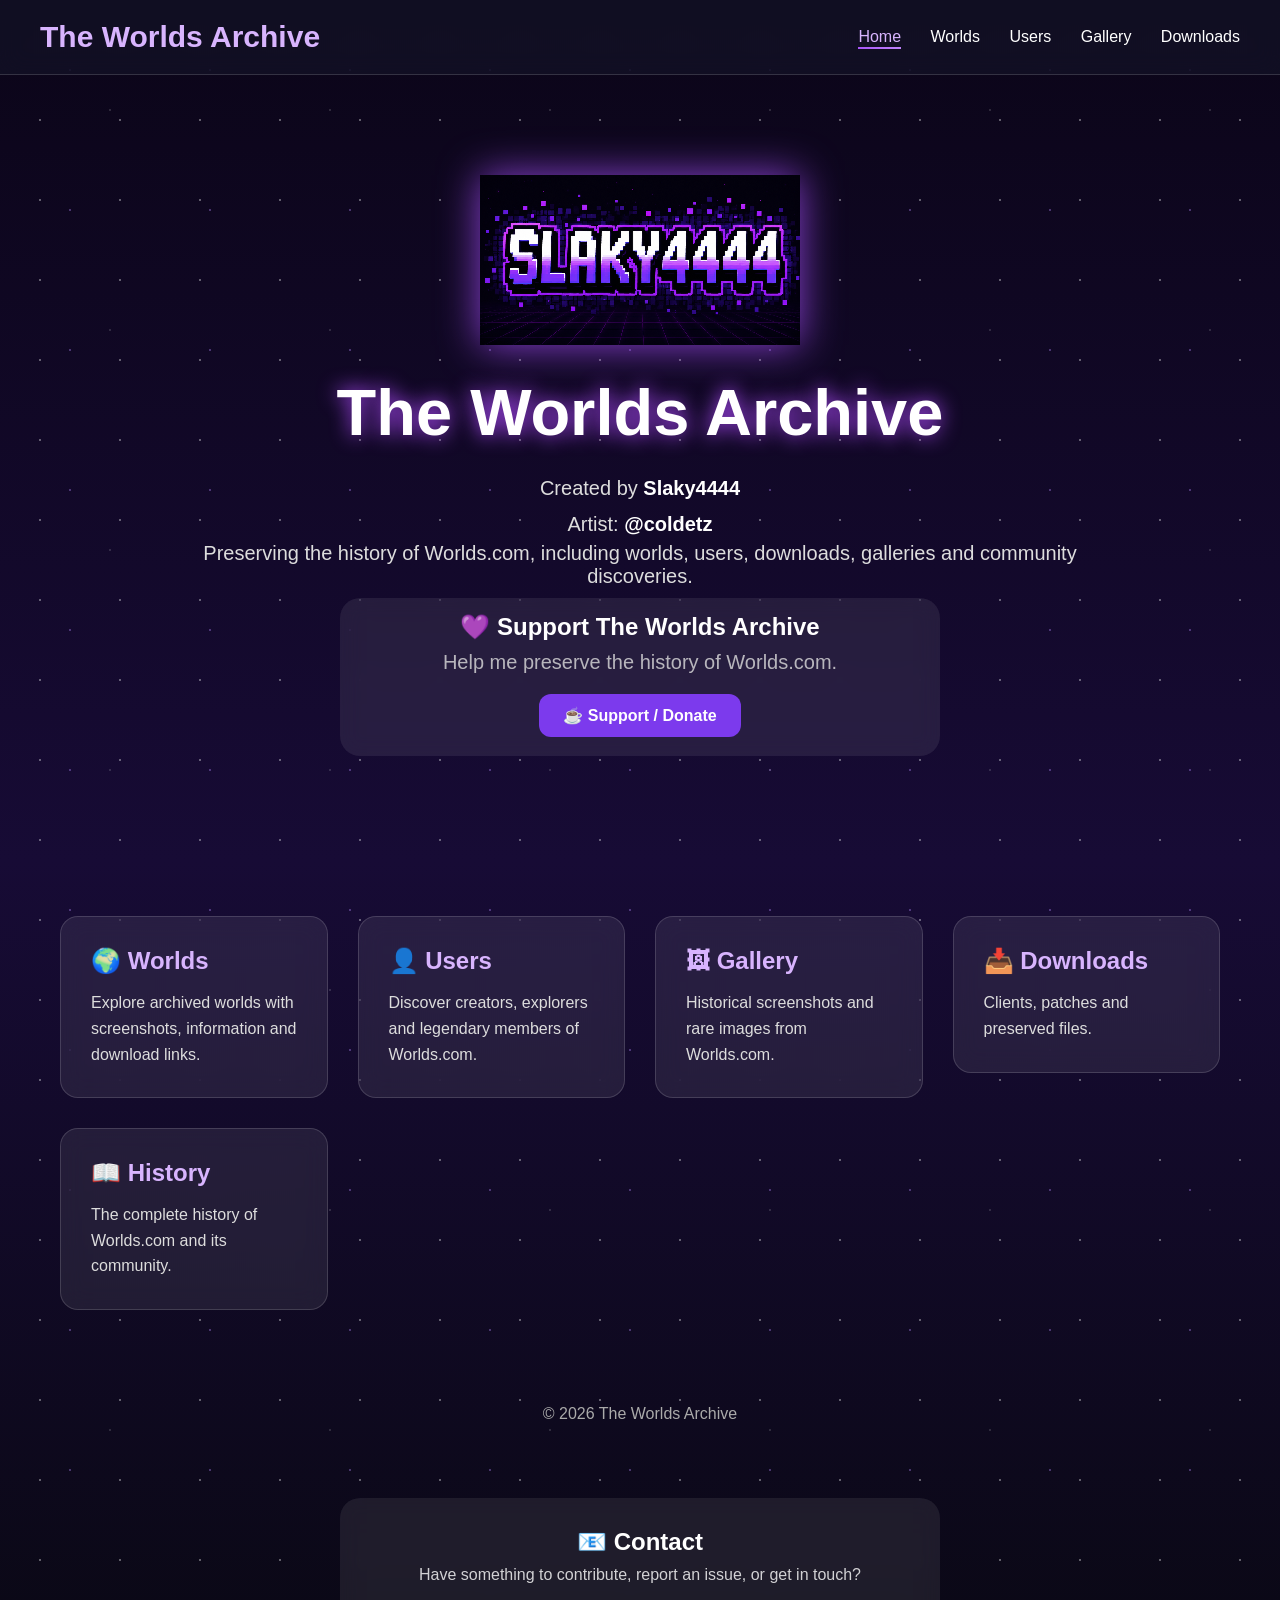
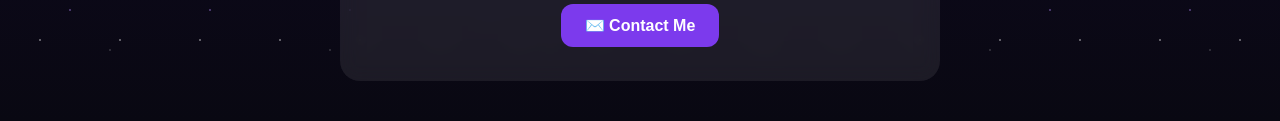
<file: index.html>
<!DOCTYPE html>
<html lang="es">
<head>
<meta charset="UTF-8">
<meta name="viewport" content="width=device-width, initial-scale=1.0">
<title>The Worlds Archive</title>
<link rel="stylesheet" href="css/style.css">

</head>

<body>

<div class="stars"></div>

<header>

<div class="logo">The Worlds Archive</div>

<nav>

<a href="index.html">Home</a>
<a href="worlds.html">Worlds</a>
<a href="users.html">Users</a>

<a href="gallery.html">Gallery</a>
<a href="downloads.html">Downloads</a>

</nav>

</header>

<section class="hero">
<img src="images/logo.png.png" alt="Slaky4444 Logo" class="hero-logo">


<h1>The Worlds Archive</h1>
<p class="creator">
Created by <strong>Slaky4444</strong><br>
Artist: <strong>@coldetz</strong>
</p>


<p>
Preserving the history of Worlds.com, including worlds,
users, downloads, galleries and community discoveries.
</p>

<div class="donation-section">
    <h2>💜 Support The Worlds Archive</h2>
    <p>Help me preserve the history of Worlds.com.</p>
    <a href="https://ko-fi.com/coldetz" target="_blank" class="donate-button">
        ☕ Support / Donate
    </a>
</div>

</section>

<section class="grid">

<a href="worlds.html" style="text-decoration:none;color:inherit;">
<div class="card">
<h2>🌍 Worlds</h2>
<p>Explore archived worlds with screenshots, information and download links.</p>
</div>
</a>

<a href="users.html" style="text-decoration:none;color:inherit;">
<div class="card">
<h2>👤 Users</h2>
<p>Discover creators, explorers and legendary members of Worlds.com.</p>
</div>
</a>


<a href="gallery.html" style="text-decoration:none;color:inherit;">
<div class="card">
<h2>🖼 Gallery</h2>
<p>Historical screenshots and rare images from Worlds.com.</p>
</div>
</a>

<a href="downloads.html" style="text-decoration:none;color:inherit;">
<div class="card">
<h2>📥 Downloads</h2>
<p>Clients, patches and preserved files.</p>
</div>
</a>

<a href="history.html" style="text-decoration:none;color:inherit;">

<div class="card">
<h2>📖 History</h2>
<p>The complete history of Worlds.com and its community.</p>
</div>

</a>
</section>

<footer>

© 2026 The Worlds Archive

</footer>
<div class="contact-section">
    <h2>📧 Contact</h2>
    <p>Have something to contribute, report an issue, or get in touch?</p>
    <a href="mailto:coldeatz@gmail.com" class="contact-button">
        ✉️ Contact Me
    </a>
</div>
<script src="js/animations.js" defer></script>
</body>
</html>
</file>
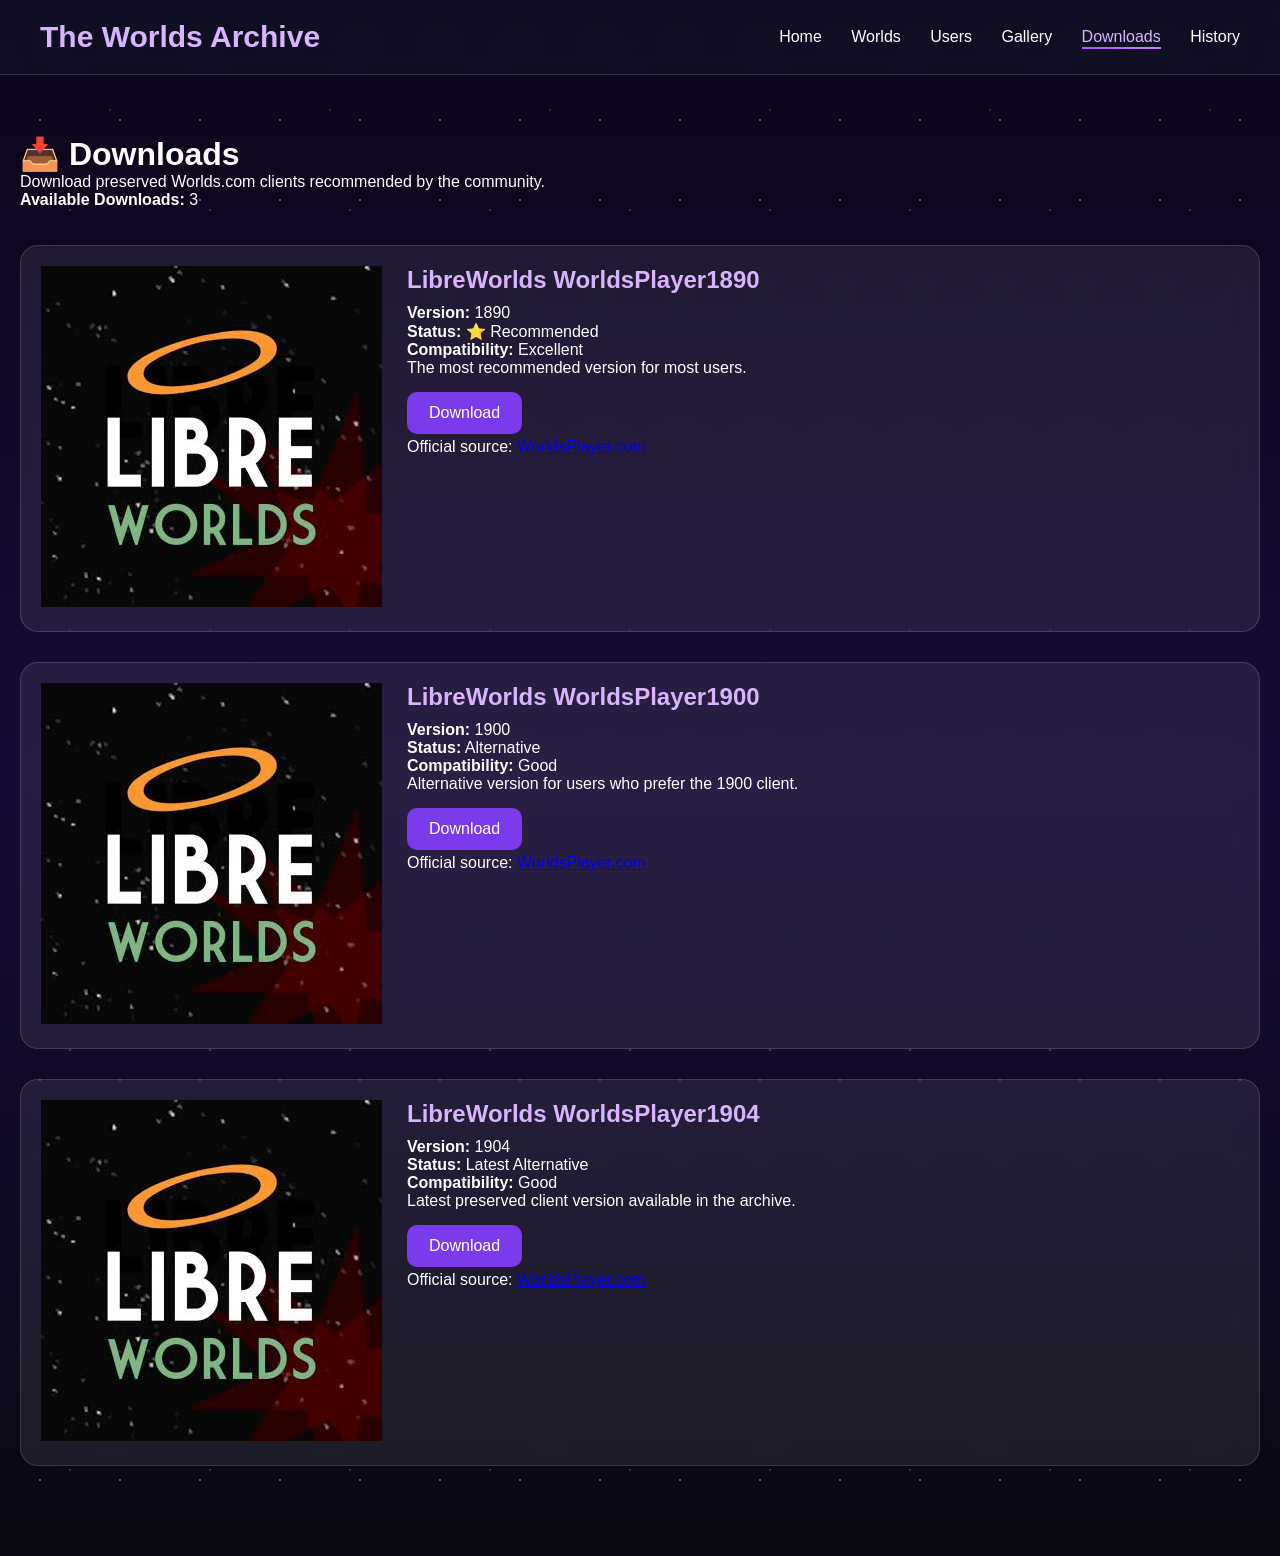
<file: downloads.html>
<!DOCTYPE html>
<html lang="en">
<head>
<meta charset="UTF-8">
<meta name="viewport" content="width=device-width, initial-scale=1.0">
<title>Downloads - The Worlds Archive</title>

<link rel="stylesheet" href="css/style.css">

<style>
.worlds-container{
max-width:1300px;
margin:auto;
padding:60px 20px;
}

.world-card{
display:flex;
gap:25px;
background:rgba(255,255,255,.08);
border:1px solid rgba(255,255,255,.15);
border-radius:18px;
padding:20px;
margin-bottom:30px;
backdrop-filter:blur(12px);
}

.world-info h2{
margin-bottom:10px;
color:#d8b4fe;
}

.button{
display:inline-block;
margin-top:15px;
padding:12px 22px;
background:#7c3aed;
color:white;
text-decoration:none;
border-radius:10px;
}

.button:hover{
background:#a855f7;
}
</style>

</head>

<body>

<div class="stars"></div>

<header>

<div class="logo">The Worlds Archive</div>

<nav>
<a href="index.html">Home</a>
<a href="worlds.html">Worlds</a>
<a href="users.html">Users</a>
<a href="gallery.html">Gallery</a>
<a href="downloads.html">Downloads</a>
<a href="history.html">History</a>
</nav>

</header>

<div class="worlds-container">

<h1>📥 Downloads</h1>

<p>
Download preserved Worlds.com clients recommended by the community.
</p>

<p><strong>Available Downloads:</strong> 3</p>
<br><br>

<div class="world-card">

<div class="world-image">
<img src="images/libreworlds-logo.png" alt="LibreWorlds Logo">
</div>

<div class="world-info">

<h2>LibreWorlds WorldsPlayer1890</h2>

<p><b>Version:</b> 1890</p>

<p><b>Status:</b> ⭐ Recommended</p>

<p><b>Compatibility:</b> Excellent</p>

<p>The most recommended version for most users.</p>

<a class="button" href="downloads/libreworlds_worldsplayer1890-2.exe" download>
Download
</a>

  <p>
Official source:
<a href="https://www.worldsplayer.com" target="_blank">
WorldsPlayer.com
</a>
</p>

</div>

</div>
<div class="world-card">

<div class="world-image">
<img src="images/libreworlds-logo.png" alt="LibreWorlds Logo">
</div>

<div class="world-info">

<h2>LibreWorlds WorldsPlayer1900</h2>

<p><b>Version:</b> 1900</p>

<p><b>Status:</b> Alternative</p>

<p><b>Compatibility:</b> Good</p>

<p>Alternative version for users who prefer the 1900 client.</p>

<a class="button" href="downloads/libreworlds_worldsplayer1900-4.exe" download>
Download
</a>

  <p>
Official source:
<a href="https://www.worldsplayer.com" target="_blank">
WorldsPlayer.com
</a>
</p>

</div>

</div>
<div class="world-card">

<div class="world-image">
<img src="images/libreworlds-logo.png" alt="LibreWorlds Logo">
</div>

<div class="world-info">

<h2>LibreWorlds WorldsPlayer1904</h2>

<p><b>Version:</b> 1904</p>

<p><b>Status:</b> Latest Alternative</p>

<p><b>Compatibility:</b> Good</p>

<p>Latest preserved client version available in the archive.</p>

<a class="button" href="downloads/libreworlds_worldsplayer1904-1.exe" download>
Download
</a>

  <p>
Official source:
<a href="https://www.worldsplayer.com" target="_blank">
WorldsPlayer.com
</a>
</p>

</div>

</div>
</div>

<script src="js/animations.js" defer></script>
</body>
</html>
</file>
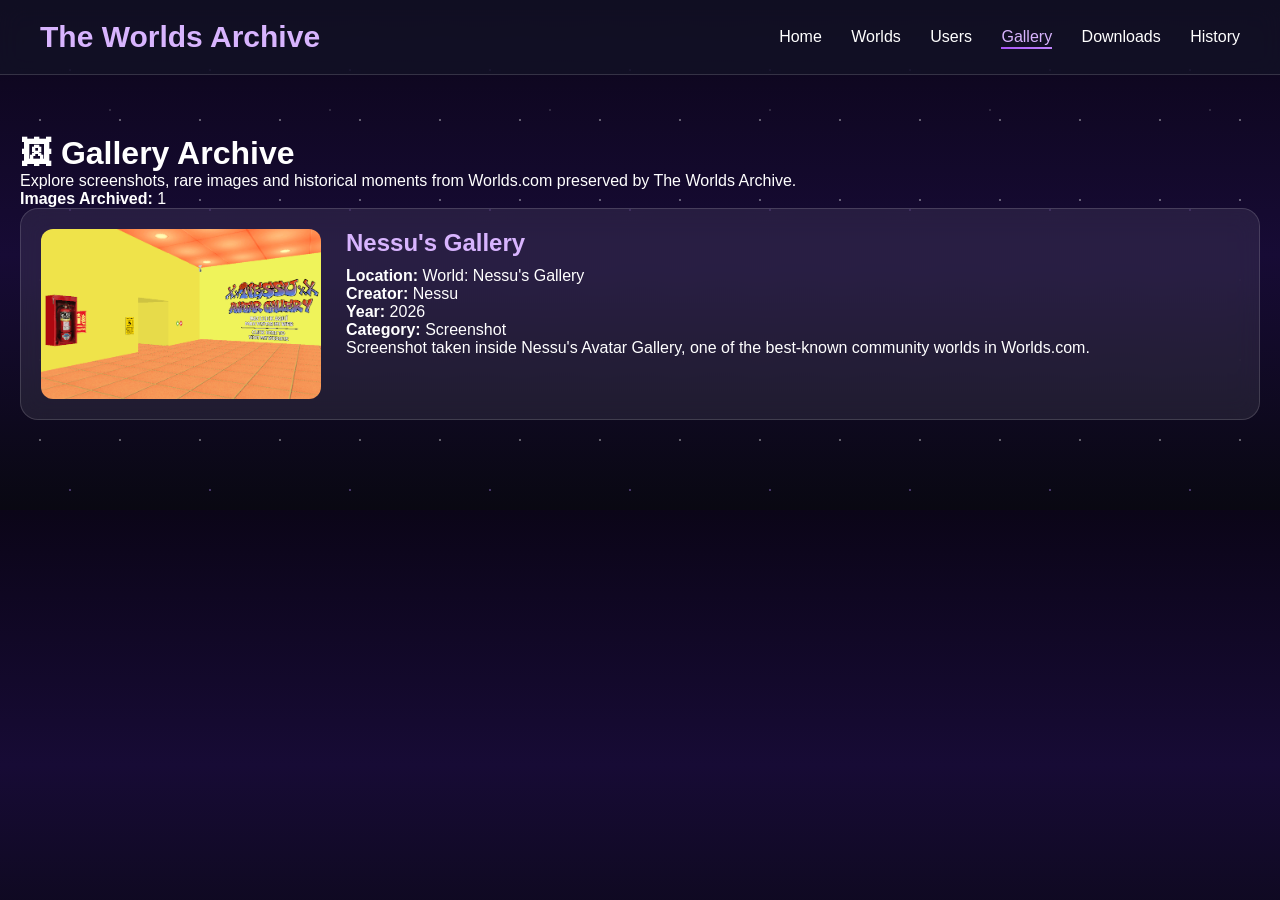
<file: gallery.html>
<!DOCTYPE html>
<html lang="es">
<head>
<meta charset="UTF-8">
<meta name="viewport" content="width=device-width, initial-scale=1.0">
<title>Gallery - The Worlds Archive</title>

<link rel="stylesheet" href="css/style.css">

<style>
.worlds-container{
max-width:1300px;
margin:auto;
padding:60px 20px;
}

.world-card{
display:flex;
gap:25px;
background:rgba(255,255,255,.08);
border:1px solid rgba(255,255,255,.15);
border-radius:18px;
padding:20px;
margin-bottom:30px;
backdrop-filter:blur(12px);
}

.world-image{
width:280px;
height:170px;
border-radius:12px;
overflow:hidden;
}

.world-image img{
width:100%;
height:100%;
object-fit:cover;
display:block;
}

.world-info h2{
margin-bottom:10px;
color:#d8b4fe;
}

.button{
display:inline-block;
margin-top:15px;
padding:12px 22px;
background:#7c3aed;
color:white;
text-decoration:none;
border-radius:10px;
}

.button:hover{
background:#a855f7;
}
</style>

</head>

<body>

<div class="stars"></div>

<header>

<div class="logo">The Worlds Archive</div>

<nav>
<a href="index.html">Home</a>
<a href="worlds.html">Worlds</a>
<a href="users.html">Users</a>

<a href="gallery.html">Gallery</a>
<a href="downloads.html">Downloads</a>
<a href="history.html">History</a>
</nav>

</header>

<div class="worlds-container">

<h1>🖼 Gallery Archive</h1>
<p>
Explore screenshots, rare images and historical moments from Worlds.com preserved by The Worlds Archive.
</p>

<p><strong>Images Archived:</strong> 1</p>



<div class="world-card">

<div class="world-image">
  <img src="images/galeria de nessu.png" alt="Xx_Nessu_xX">
</div>

<div class="world-info">

<h2>Nessu's Gallery</h2>

<p><b>Location:</b> World: Nessu's Gallery</p>

<p><b>Creator:</b> Nessu</p>

<p><b>Year:</b> 2026</p>

<p><b>Category:</b> Screenshot</p>

<p>
Screenshot taken inside Nessu's Avatar Gallery, one of the best-known community worlds in Worlds.com.
</p>

</div>

</div>

<script src="js/animations.js" defer></script>
</body>
</html>
</file>
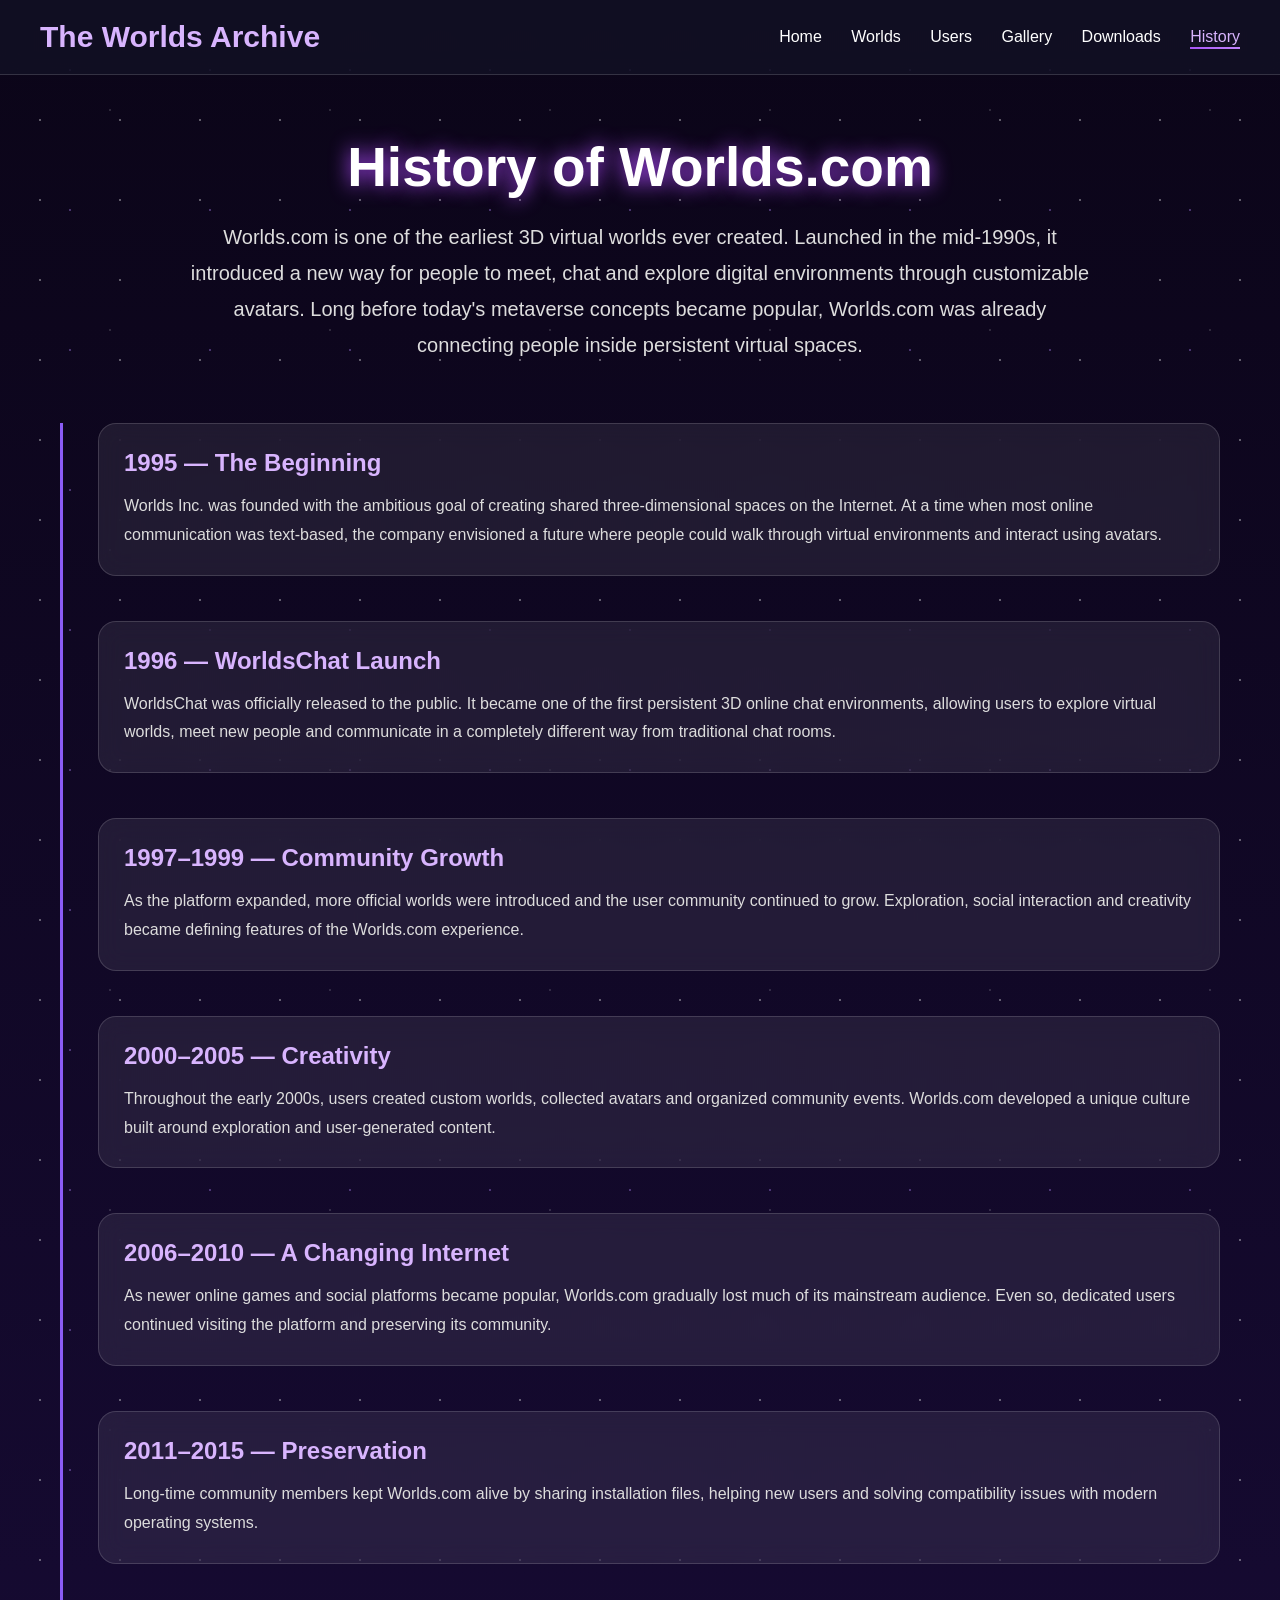
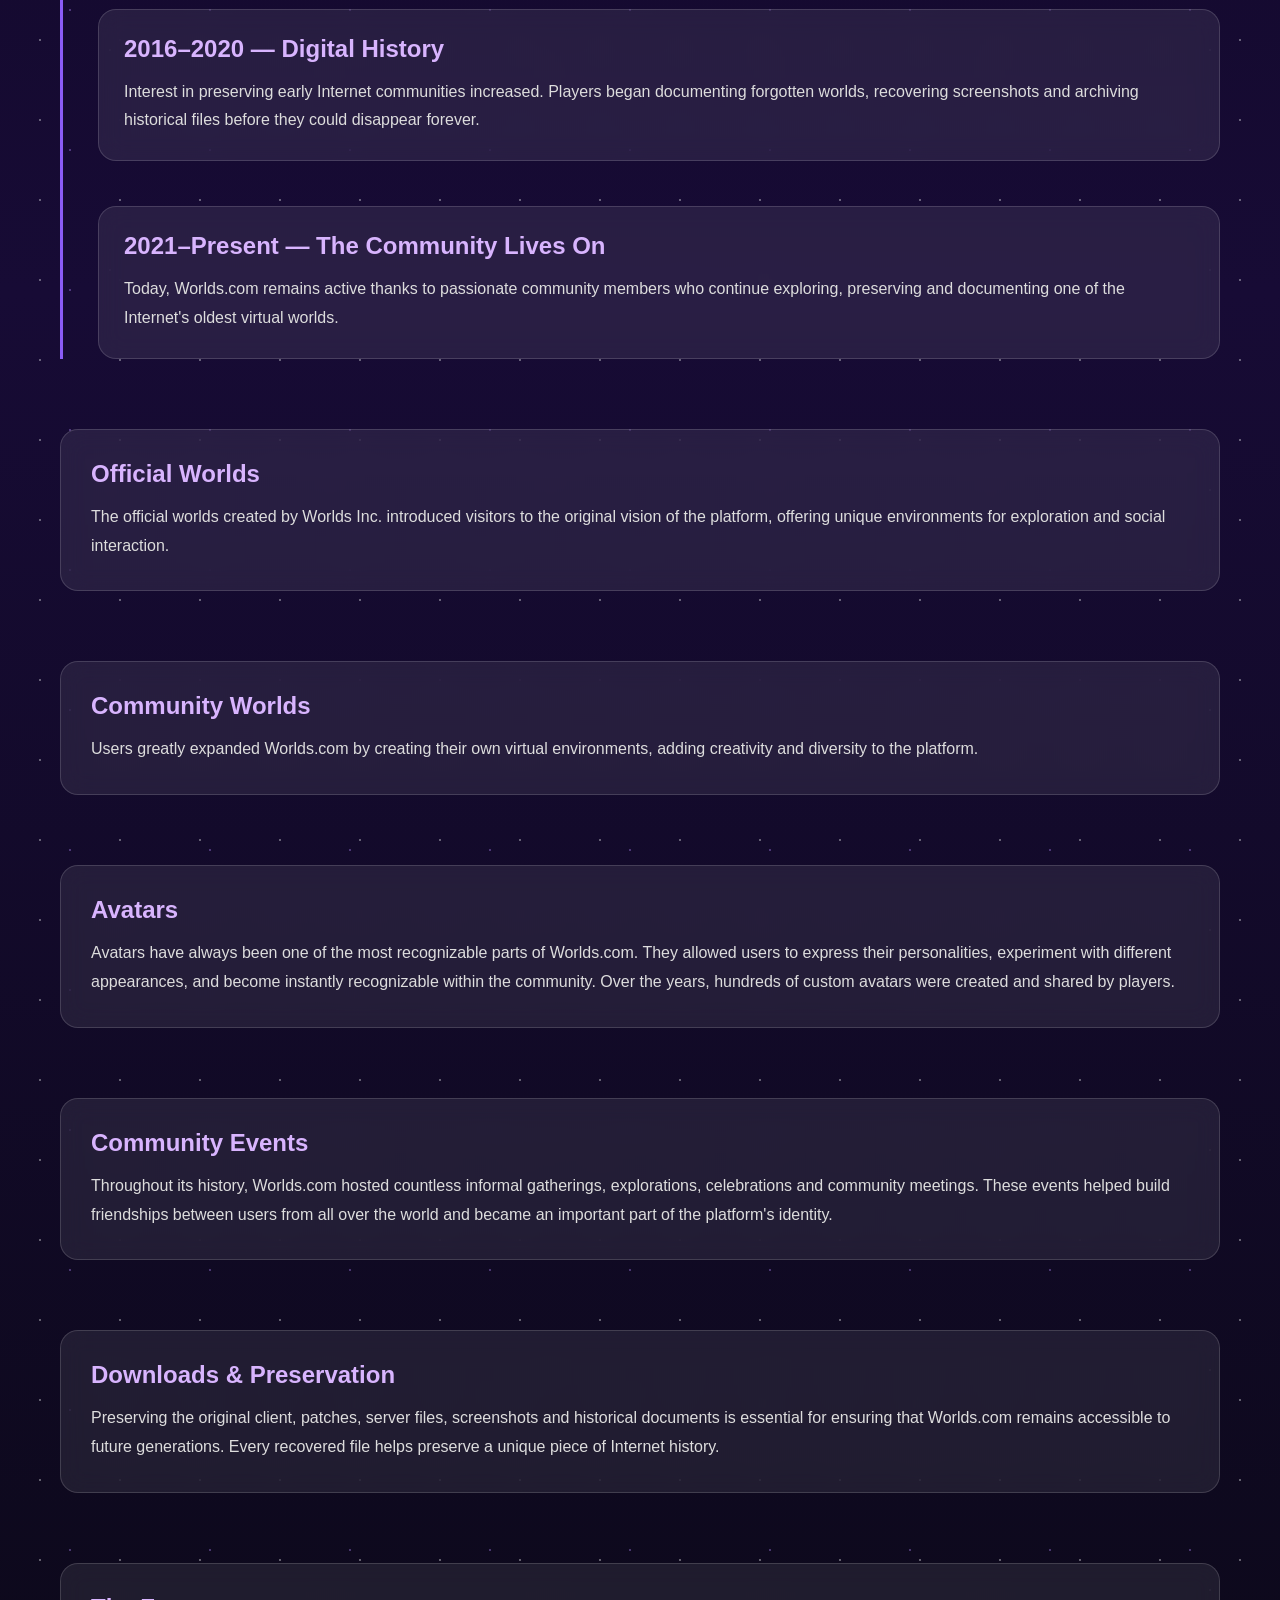
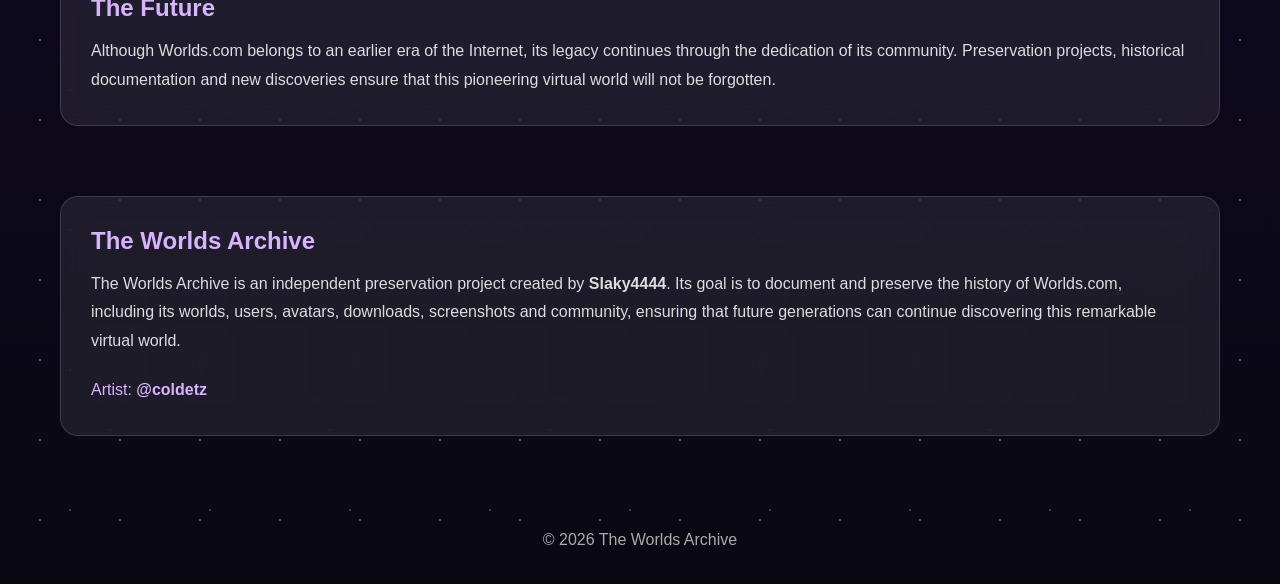
<file: history.html>
<!DOCTYPE html>
<html lang="en">
<head>
<meta charset="UTF-8">
<meta name="viewport" content="width=device-width, initial-scale=1.0">

<title>History - The Worlds Archive</title>

<link rel="stylesheet" href="css/style.css">

<style>

.history-container{
max-width:1200px;
margin:auto;
padding:60px 20px;
}

.history-title{
text-align:center;
font-size:55px;
margin-bottom:20px;
color:#ffffff;
text-shadow:0 0 20px #b14cff;
}

.history-intro{
text-align:center;
max-width:900px;
margin:0 auto 60px;
font-size:20px;
line-height:1.8;
color:#dddddd;
}

.timeline{
border-left:3px solid #8b5cf6;
padding-left:35px;
}

.event{
margin-bottom:45px;
background:rgba(255,255,255,.08);
border:1px solid rgba(255,255,255,.15);
backdrop-filter:blur(12px);
padding:25px;
border-radius:18px;
}

.event h2{
color:#d8b4fe;
margin-bottom:15px;
}

.event p{
line-height:1.8;
color:#ddd;
}

.section{
margin-top:70px;
background:rgba(255,255,255,.08);
border:1px solid rgba(255,255,255,.15);
backdrop-filter:blur(12px);
padding:30px;
border-radius:18px;
}

.section h2{
margin-bottom:15px;
color:#d8b4fe;
}

.section p{
line-height:1.8;
color:#ddd;
}

</style>

</head>

<body>

<div class="stars"></div>

<header>

<div class="logo">The Worlds Archive</div>

<nav>

<a href="index.html">Home</a>
<a href="worlds.html">Worlds</a>
<a href="users.html">Users</a>

<a href="gallery.html">Gallery</a>
<a href="downloads.html">Downloads</a>
<a href="history.html">History</a>

</nav>

</header>

<div class="history-container">

<h1 class="history-title">History of Worlds.com</h1>

<p class="history-intro">

Worlds.com is one of the earliest 3D virtual worlds ever created.
Launched in the mid-1990s, it introduced a new way for people to meet,
chat and explore digital environments through customizable avatars.
Long before today's metaverse concepts became popular,
Worlds.com was already connecting people inside persistent virtual spaces.

</p>

<div class="timeline">
  <div class="event">
<h2>1995 — The Beginning</h2>
<p>
Worlds Inc. was founded with the ambitious goal of creating shared three-dimensional spaces on the Internet. At a time when most online communication was text-based, the company envisioned a future where people could walk through virtual environments and interact using avatars.
</p>
</div>

<div class="event">
<h2>1996 — WorldsChat Launch</h2>
<p>
WorldsChat was officially released to the public. It became one of the first persistent 3D online chat environments, allowing users to explore virtual worlds, meet new people and communicate in a completely different way from traditional chat rooms.
</p>
</div>

<div class="event">
<h2>1997–1999 — Community Growth</h2>
<p>
As the platform expanded, more official worlds were introduced and the user community continued to grow. Exploration, social interaction and creativity became defining features of the Worlds.com experience.
</p>
</div>

<div class="event">
<h2>2000–2005 — Creativity</h2>
<p>
Throughout the early 2000s, users created custom worlds, collected avatars and organized community events. Worlds.com developed a unique culture built around exploration and user-generated content.
</p>
</div>

<div class="event">
<h2>2006–2010 — A Changing Internet</h2>
<p>
As newer online games and social platforms became popular, Worlds.com gradually lost much of its mainstream audience. Even so, dedicated users continued visiting the platform and preserving its community.
</p>
</div>

<div class="event">
<h2>2011–2015 — Preservation</h2>
<p>
Long-time community members kept Worlds.com alive by sharing installation files, helping new users and solving compatibility issues with modern operating systems.
</p>
</div>

<div class="event">
<h2>2016–2020 — Digital History</h2>
<p>
Interest in preserving early Internet communities increased. Players began documenting forgotten worlds, recovering screenshots and archiving historical files before they could disappear forever.
</p>
</div>

<div class="event">
<h2>2021–Present — The Community Lives On</h2>
<p>
Today, Worlds.com remains active thanks to passionate community members who continue exploring, preserving and documenting one of the Internet's oldest virtual worlds.
</p>
</div>

</div>

<div class="section">
<h2>Official Worlds</h2>
<p>
The official worlds created by Worlds Inc. introduced visitors to the original vision of the platform, offering unique environments for exploration and social interaction.
</p>
</div>

<div class="section">
<h2>Community Worlds</h2>
<p>
Users greatly expanded Worlds.com by creating their own virtual environments, adding creativity and diversity to the platform.
</p>
</div>
<div class="section">
<h2>Avatars</h2>
<p>
Avatars have always been one of the most recognizable parts of Worlds.com. They allowed users to express their personalities, experiment with different appearances, and become instantly recognizable within the community. Over the years, hundreds of custom avatars were created and shared by players.
</p>
</div>

<div class="section">
<h2>Community Events</h2>
<p>
Throughout its history, Worlds.com hosted countless informal gatherings, explorations, celebrations and community meetings. These events helped build friendships between users from all over the world and became an important part of the platform's identity.
</p>
</div>

<div class="section">
<h2>Downloads & Preservation</h2>
<p>
Preserving the original client, patches, server files, screenshots and historical documents is essential for ensuring that Worlds.com remains accessible to future generations. Every recovered file helps preserve a unique piece of Internet history.
</p>
</div>

<div class="section">
<h2>The Future</h2>
<p>
Although Worlds.com belongs to an earlier era of the Internet, its legacy continues through the dedication of its community. Preservation projects, historical documentation and new discoveries ensure that this pioneering virtual world will not be forgotten.
</p>
</div>

<div class="section">
<h2>The Worlds Archive</h2>
<p>
The Worlds Archive is an independent preservation project created by <strong>Slaky4444</strong>. Its goal is to document and preserve the history of Worlds.com, including its worlds, users, avatars, downloads, screenshots and community, ensuring that future generations can continue discovering this remarkable virtual world.
</p>

<p style="margin-top:20px;color:#d8b4fe;">
Artist: <strong>@coldetz</strong>
</p>
</div>

</div>

<footer>

© 2026 The Worlds Archive

</footer>

<script src="js/animations.js" defer></script>
</body>
</html>
</file>
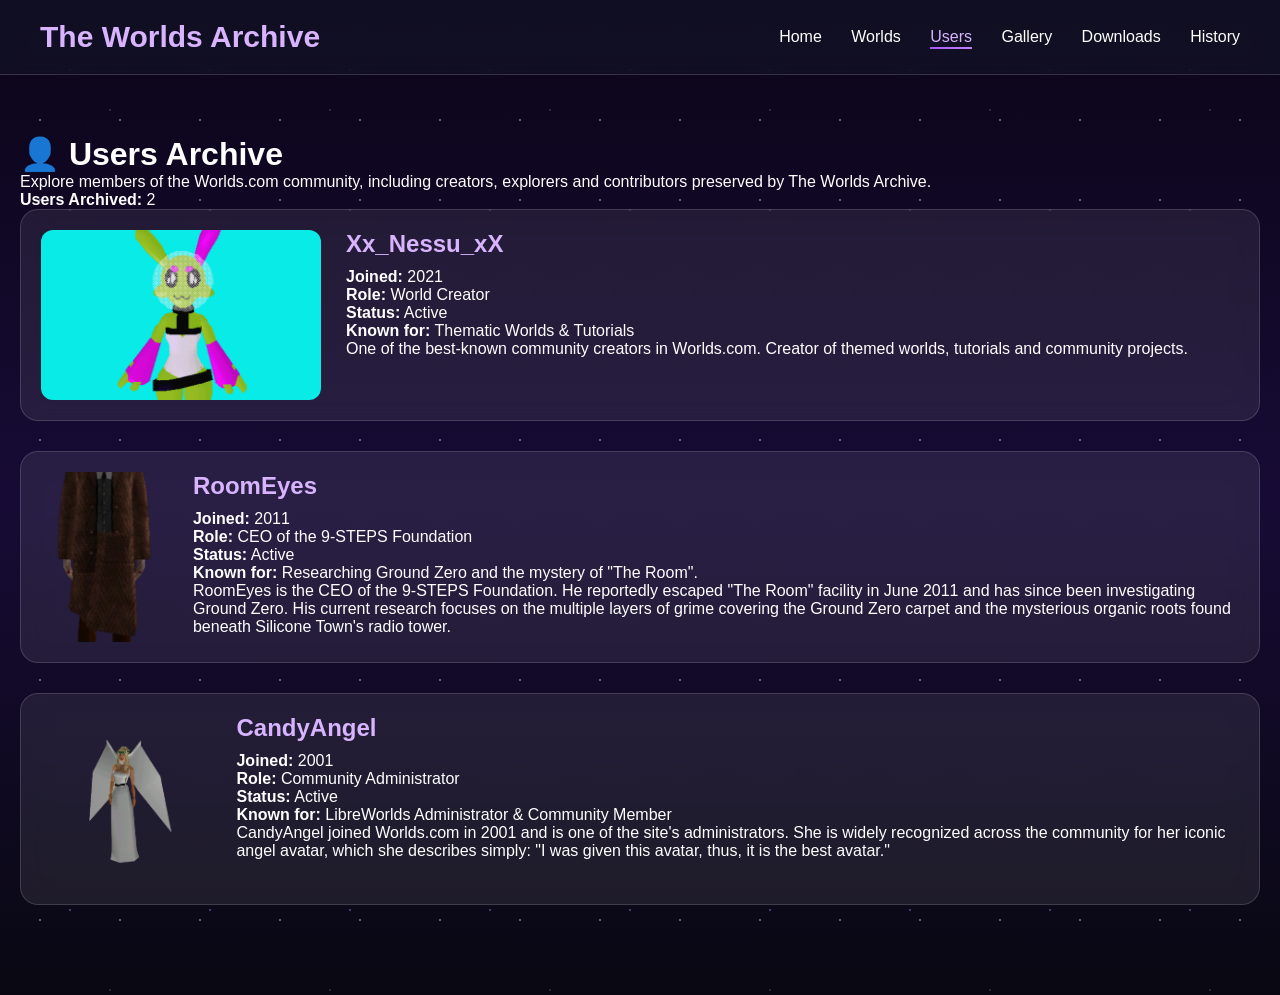
<file: users.html>
<!DOCTYPE html>
<html lang="es">
<head>
<meta charset="UTF-8">
<meta name="viewport" content="width=device-width, initial-scale=1.0">
<title>Users - The Worlds Archive</title>

<link rel="stylesheet" href="css/style.css">

<style>
.worlds-container{
max-width:1300px;
margin:auto;
padding:60px 20px;
}

.world-card{
display:flex;
gap:25px;
background:rgba(255,255,255,.08);
border:1px solid rgba(255,255,255,.15);
border-radius:18px;
padding:20px;
margin-bottom:30px;
backdrop-filter:blur(12px);
}

.world-image{
width:280px;
height:170px;
border-radius:12px;
overflow:hidden;
}

.world-image img{
width:100%;
height:100%;
object-fit:cover;
display:block;
}

.world-info h2{
margin-bottom:10px;
color:#d8b4fe;
}

.button{
display:inline-block;
margin-top:15px;
padding:12px 22px;
background:#7c3aed;
color:white;
text-decoration:none;
border-radius:10px;
}

.button:hover{
background:#a855f7;
}
</style>

</head>

<body>

<div class="stars"></div>

<header>

<div class="logo">The Worlds Archive</div>

<nav>
<a href="index.html">Home</a>
<a href="worlds.html">Worlds</a>
<a href="users.html">Users</a>

<a href="gallery.html">Gallery</a>
<a href="downloads.html">Downloads</a>
<a href="history.html">History</a>
</nav>

</header>

<div class="worlds-container">

<h1>👤 Users Archive</h1>
<p>
Explore members of the Worlds.com community, including creators, explorers and contributors preserved by The Worlds Archive.
</p>

<p><strong>Users Archived:</strong> 2</p>



<div class="world-card">

<div class="world-image">
    <img src="images/nessu-skin.png" alt="Xx_Nessu_xX">
</div>

<div class="world-info">

<h2>Xx_Nessu_xX</h2>

<p><b>Joined:</b> 2021</p>

<p><b>Role:</b> World Creator</p>

<p><b>Status:</b> Active</p>

<p><b>Known for:</b> Thematic Worlds & Tutorials</p>

<p>
One of the best-known community creators in Worlds.com. Creator of themed worlds, tutorials and community projects.
</p>

</div>

</div>

<script src="js/animations.js" defer></script>
</body>
</html>

<div class="world-card">

<div class="world-image">
<img src="images/roomeyes.png" alt="RoomEyes">
</div>

<div class="world-info">

<h2>RoomEyes</h2>

<p><b>Joined:</b> 2011</p>

<p><b>Role:</b> CEO of the 9-STEPS Foundation</p>

<p><b>Status:</b> Active</p>

<p><b>Known for:</b> Researching Ground Zero and the mystery of "The Room".</p>

<p>
RoomEyes is the CEO of the 9-STEPS Foundation. He reportedly escaped
"The Room" facility in June 2011 and has since been investigating
Ground Zero. His current research focuses on the multiple layers of
grime covering the Ground Zero carpet and the mysterious organic roots
found beneath Silicone Town's radio tower.
</p>

</div>

</div>
<div class="world-card">

<div class="world-image">
<img src="images/candyangel.png" alt="CandyAngel">
</div>

<div class="world-info">

<h2>CandyAngel</h2>

<p><b>Joined:</b> 2001</p>

<p><b>Role:</b> Community Administrator</p>

<p><b>Status:</b> Active</p>

<p><b>Known for:</b> LibreWorlds Administrator & Community Member</p>

<p>
CandyAngel joined Worlds.com in 2001 and is one of the site's administrators. She is widely recognized across the community for her iconic angel avatar, which she describes simply: "I was given this avatar, thus, it is the best avatar."
</p>

</div>

</div>
</file>
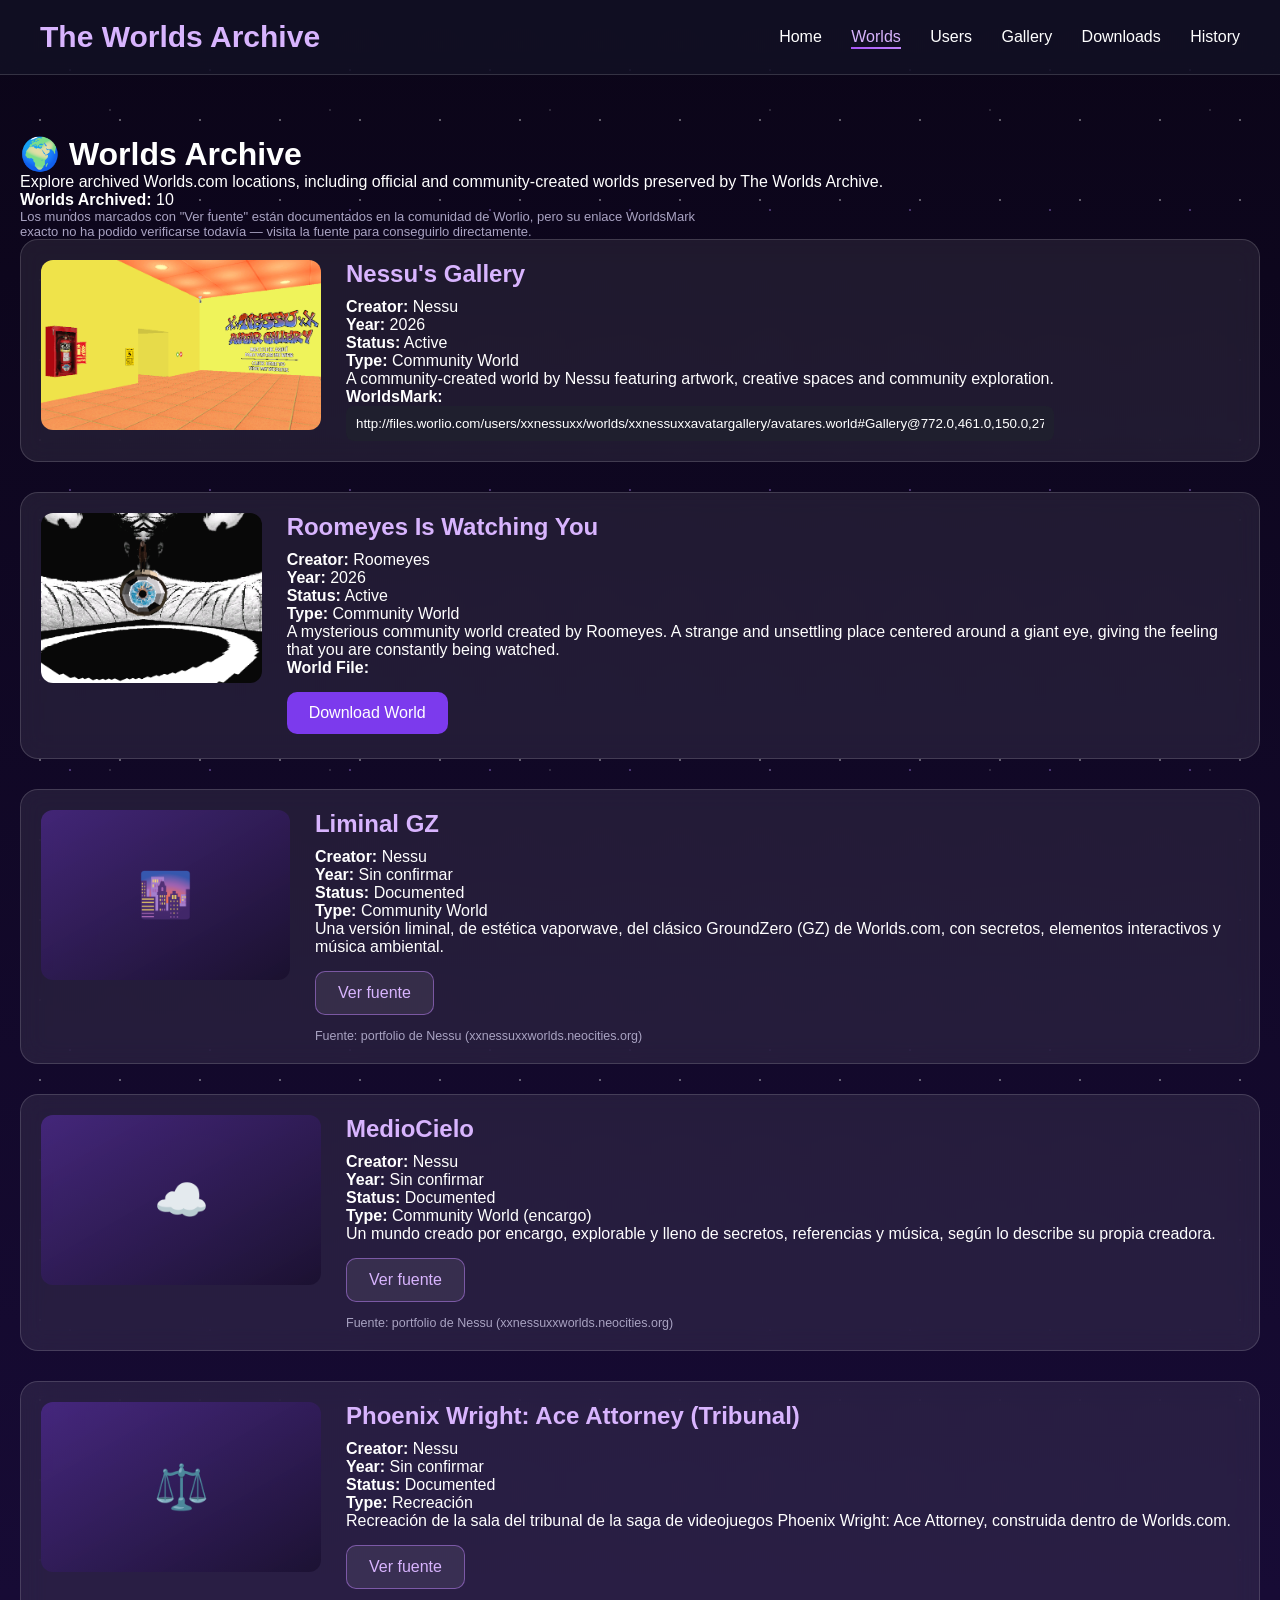
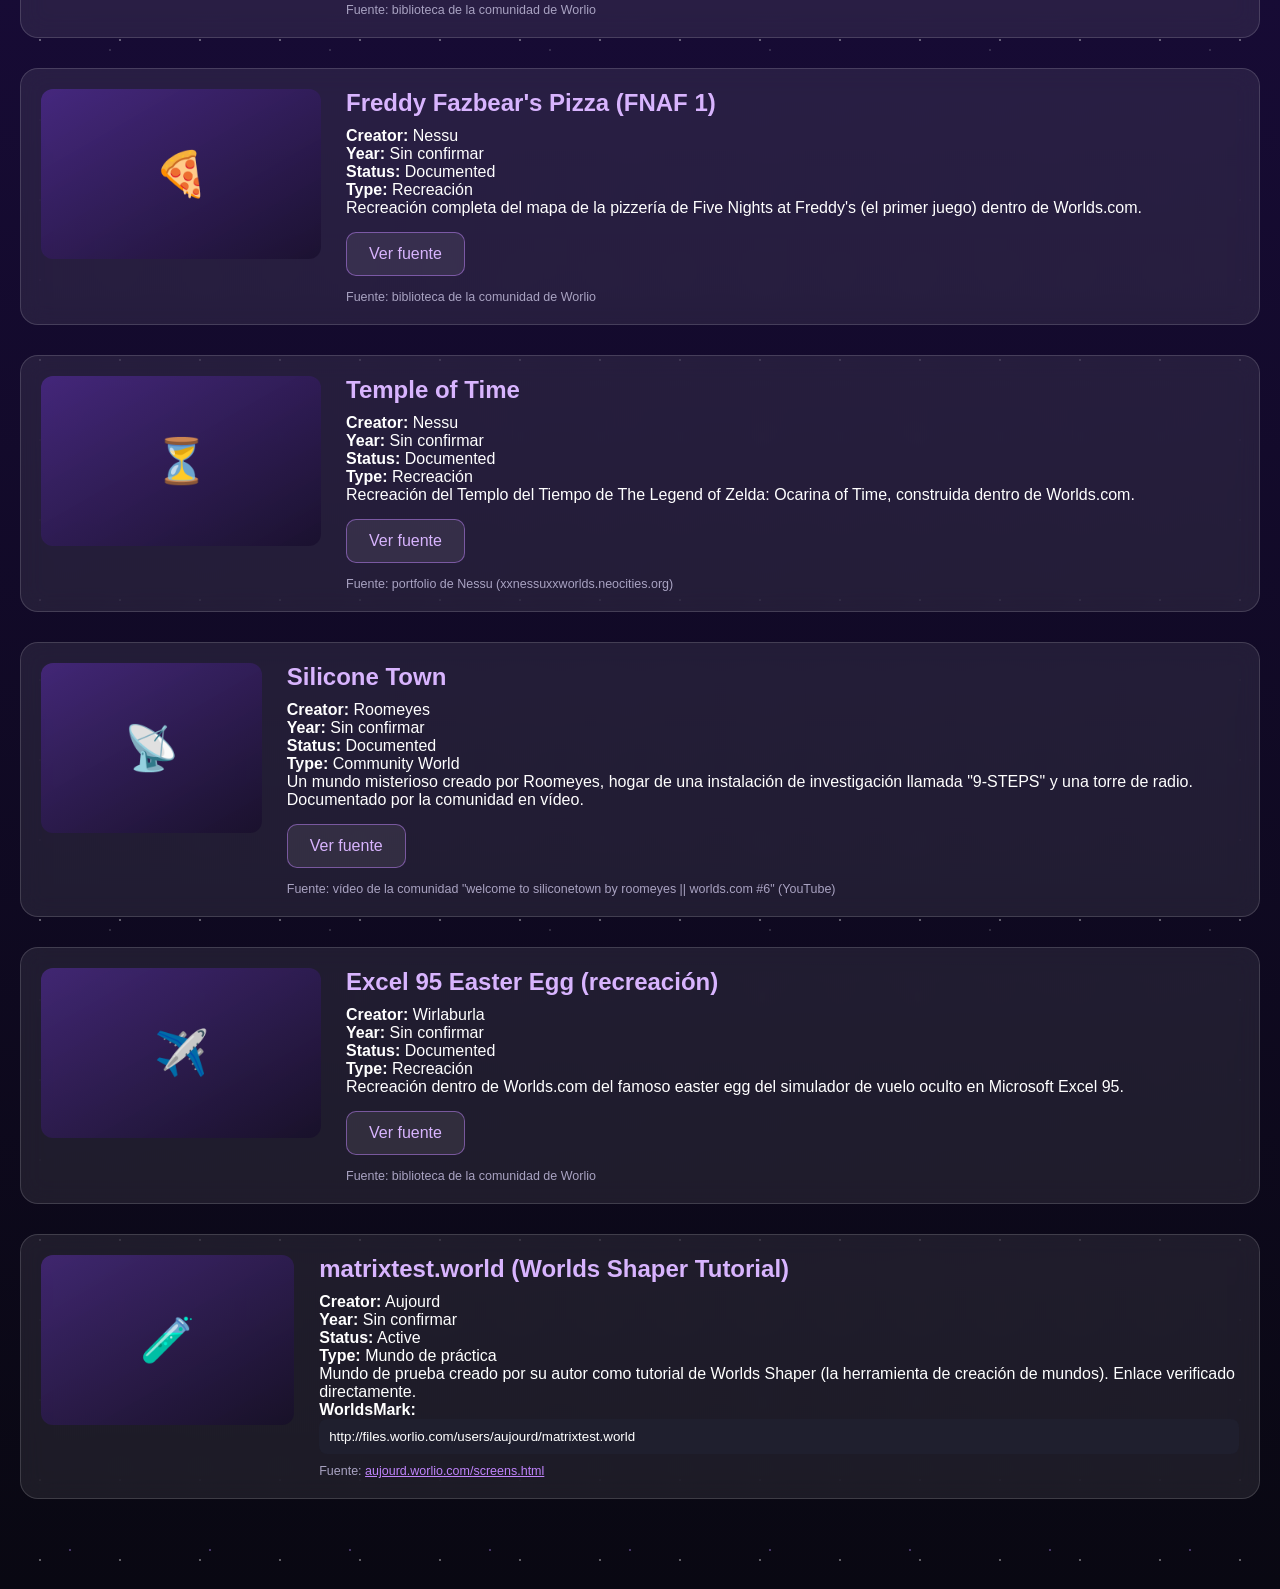
<file: worlds.html>
<!DOCTYPE html>
<html lang="es">
<head>
<meta charset="UTF-8">
<meta name="viewport" content="width=device-width, initial-scale=1.0">
<title>Worlds - The Worlds Archive</title>

<link rel="stylesheet" href="css/style.css">

<style>
.worlds-container{
max-width:1300px;
margin:auto;
padding:60px 20px;
}

.world-card{
display:flex;
gap:25px;
background:rgba(255,255,255,.08);
border:1px solid rgba(255,255,255,.15);
border-radius:18px;
padding:20px;
margin-bottom:30px;
backdrop-filter:blur(12px);
}

.world-image{
width:280px;
height:170px;
border-radius:12px;
overflow:hidden;
}

.world-image img{
width:100%;
height:100%;
object-fit:cover;
display:block;
}

.world-info h2{
margin-bottom:10px;
color:#d8b4fe;
}

.button{
display:inline-block;
margin-top:15px;
padding:12px 22px;
background:#7c3aed;
color:white;
text-decoration:none;
border-radius:10px;
}

.button:hover{
background:#a855f7;
}
</style>

</head>

<body>

<div class="stars"></div>

<header>

<div class="logo">The Worlds Archive</div>

<nav>
<a href="index.html">Home</a>
<a href="worlds.html">Worlds</a>
<a href="users.html">Users</a>

<a href="gallery.html">Gallery</a>
<a href="downloads.html">Downloads</a>
<a href="history.html">History</a>
</nav>

</header>

<div class="worlds-container">

<h1>🌍 Worlds Archive</h1>
<p>
Explore archived Worlds.com locations, including official and community-created worlds preserved by The Worlds Archive.
</p>

<p><strong>Worlds Archived:</strong> 10</p>

<p style="font-size:13px;color:#a9a3c2;max-width:700px;">
Los mundos marcados con "Ver fuente" están documentados en la comunidad de Worlio, pero su enlace WorldsMark exacto no ha podido verificarse todavía — visita la fuente para conseguirlo directamente.
</p>



<div class="world-card">

<div class="world-image">
    <img src="images/galeria de nessu.png" alt="Nessu's Gallery">
</div>

<div class="world-info">

<h2>Nessu's Gallery</h2>

<p><b>Creator:</b> Nessu</p>

<p><b>Year:</b> 2026</p>

<p><b>Status:</b> Active</p>

<p><b>Type:</b> Community World</p>

<p>
A community-created world by Nessu featuring artwork, creative spaces and community exploration.
</p>

<p><b>WorldsMark:</b></p>

<input
type="text"
value="http://files.worlio.com/users/xxnessuxx/worlds/xxnessuxxavatargallery/avatares.world#Gallery@772.0,461.0,150.0,271.0,0.0,0.0,-1.0"
readonly
style="width:100%;padding:10px;border-radius:8px;border:none;background:#1f1f2e;color:white;">

</div>

</div>
<div class="world-card">

<div class="world-image">
    <img src="images/roomeyes-is-watching-you.png.png" alt="Roomeyes Is Watching You">
</div>

<div class="world-info">

<h2>Roomeyes Is Watching You</h2>

<p><b>Creator:</b> Roomeyes</p>

<p><b>Year:</b> 2026</p>

<p><b>Status:</b> Active</p>

<p><b>Type:</b> Community World</p>

<p>
A mysterious community world created by Roomeyes. A strange and unsettling
place centered around a giant eye, giving the feeling that you are constantly
being watched.
</p>

<p><b>World File:</b></p>

<a class="button" href="carpet roomeyes world.zip" download>
Download World
</a>

</div>

</div>

<div class="world-card">

<div class="world-image placeholder"><span>🌆</span></div>

<div class="world-info">

<h2>Liminal GZ</h2>

<p><b>Creator:</b> Nessu</p>

<p><b>Year:</b> Sin confirmar</p>

<p><b>Status:</b> Documented</p>

<p><b>Type:</b> Community World</p>

<p>
Una versión liminal, de estética vaporwave, del clásico GroundZero (GZ) de Worlds.com, con secretos, elementos interactivos y música ambiental.
</p>

<a class="button secondary" href="https://xxnessuxxworlds.neocities.org/mundos.html" target="_blank">Ver fuente</a>
<p class="source-note">Fuente: portfolio de Nessu (xxnessuxxworlds.neocities.org)</p>

</div>

</div>

<div class="world-card">

<div class="world-image placeholder"><span>☁️</span></div>

<div class="world-info">

<h2>MedioCielo</h2>

<p><b>Creator:</b> Nessu</p>

<p><b>Year:</b> Sin confirmar</p>

<p><b>Status:</b> Documented</p>

<p><b>Type:</b> Community World (encargo)</p>

<p>
Un mundo creado por encargo, explorable y lleno de secretos, referencias y música, según lo describe su propia creadora.
</p>

<a class="button secondary" href="https://xxnessuxxworlds.neocities.org/mundos.html" target="_blank">Ver fuente</a>
<p class="source-note">Fuente: portfolio de Nessu (xxnessuxxworlds.neocities.org)</p>

</div>

</div>

<div class="world-card">

<div class="world-image placeholder"><span>⚖️</span></div>

<div class="world-info">

<h2>Phoenix Wright: Ace Attorney (Tribunal)</h2>

<p><b>Creator:</b> Nessu</p>

<p><b>Year:</b> Sin confirmar</p>

<p><b>Status:</b> Documented</p>

<p><b>Type:</b> Recreación</p>

<p>
Recreación de la sala del tribunal de la saga de videojuegos Phoenix Wright: Ace Attorney, construida dentro de Worlds.com.
</p>

<a class="button secondary" href="https://community.worlio.com/library/?q=worldsmark" target="_blank">Ver fuente</a>
<p class="source-note">Fuente: biblioteca de la comunidad de Worlio</p>

</div>

</div>

<div class="world-card">

<div class="world-image placeholder"><span>🍕</span></div>

<div class="world-info">

<h2>Freddy Fazbear's Pizza (FNAF 1)</h2>

<p><b>Creator:</b> Nessu</p>

<p><b>Year:</b> Sin confirmar</p>

<p><b>Status:</b> Documented</p>

<p><b>Type:</b> Recreación</p>

<p>
Recreación completa del mapa de la pizzería de Five Nights at Freddy's (el primer juego) dentro de Worlds.com.
</p>

<a class="button secondary" href="https://community.worlio.com/library/?q=worldsmark" target="_blank">Ver fuente</a>
<p class="source-note">Fuente: biblioteca de la comunidad de Worlio</p>

</div>

</div>

<div class="world-card">

<div class="world-image placeholder"><span>⏳</span></div>

<div class="world-info">

<h2>Temple of Time</h2>

<p><b>Creator:</b> Nessu</p>

<p><b>Year:</b> Sin confirmar</p>

<p><b>Status:</b> Documented</p>

<p><b>Type:</b> Recreación</p>

<p>
Recreación del Templo del Tiempo de The Legend of Zelda: Ocarina of Time, construida dentro de Worlds.com.
</p>

<a class="button secondary" href="https://xxnessuxxworlds.neocities.org/mundos.html" target="_blank">Ver fuente</a>
<p class="source-note">Fuente: portfolio de Nessu (xxnessuxxworlds.neocities.org)</p>

</div>

</div>

<div class="world-card">

<div class="world-image placeholder"><span>📡</span></div>

<div class="world-info">

<h2>Silicone Town</h2>

<p><b>Creator:</b> Roomeyes</p>

<p><b>Year:</b> Sin confirmar</p>

<p><b>Status:</b> Documented</p>

<p><b>Type:</b> Community World</p>

<p>
Un mundo misterioso creado por Roomeyes, hogar de una instalación de investigación llamada "9-STEPS" y una torre de radio. Documentado por la comunidad en vídeo.
</p>

<a class="button secondary" href="https://www.youtube.com/watch?v=jUPgbCEhsBo" target="_blank">Ver fuente</a>
<p class="source-note">Fuente: vídeo de la comunidad "welcome to siliconetown by roomeyes || worlds.com #6" (YouTube)</p>

</div>

</div>

<div class="world-card">

<div class="world-image placeholder"><span>✈️</span></div>

<div class="world-info">

<h2>Excel 95 Easter Egg (recreación)</h2>

<p><b>Creator:</b> Wirlaburla</p>

<p><b>Year:</b> Sin confirmar</p>

<p><b>Status:</b> Documented</p>

<p><b>Type:</b> Recreación</p>

<p>
Recreación dentro de Worlds.com del famoso easter egg del simulador de vuelo oculto en Microsoft Excel 95.
</p>

<a class="button secondary" href="https://community.worlio.com/library/?q=worldsmark" target="_blank">Ver fuente</a>
<p class="source-note">Fuente: biblioteca de la comunidad de Worlio</p>

</div>

</div>

<div class="world-card">

<div class="world-image placeholder"><span>🧪</span></div>

<div class="world-info">

<h2>matrixtest.world (Worlds Shaper Tutorial)</h2>

<p><b>Creator:</b> Aujourd</p>

<p><b>Year:</b> Sin confirmar</p>

<p><b>Status:</b> Active</p>

<p><b>Type:</b> Mundo de práctica</p>

<p>
Mundo de prueba creado por su autor como tutorial de Worlds Shaper (la herramienta de creación de mundos). Enlace verificado directamente.
</p>

<p><b>WorldsMark:</b></p>

<input
type="text"
value="http://files.worlio.com/users/aujourd/matrixtest.world"
readonly
style="width:100%;padding:10px;border-radius:8px;border:none;background:#1f1f2e;color:white;">

<p class="source-note">Fuente: <a href="https://aujourd.worlio.com/screens.html" target="_blank">aujourd.worlio.com/screens.html</a></p>

</div>

</div>

<script src="js/animations.js" defer></script>
</body>
</html>
</file>
<file: css/style.css>
*{
margin:0;
padding:0;
box-sizing:border-box;
font-family:Arial,Helvetica,sans-serif;
}

body{
background:linear-gradient(180deg,#0b0518,#170b35,#090812);
color:white;
overflow-x:hidden;
}

/* Fondo de estrellas */

.stars{
position:fixed;
top:0;
left:0;
width:100%;
height:100%;
background-image:
radial-gradient(white 1px, transparent 1px),
radial-gradient(#b78cff 1px, transparent 1px);
background-size:80px 80px,140px 140px;
opacity:.35;
animation:moveStars 120s linear infinite;
z-index:-1;
}

@keyframes moveStars{
from{
transform:translateY(0);
}
to{
transform:translateY(-800px);
}
}

header{
position:sticky;
top:0;
display:flex;
justify-content:space-between;
align-items:center;
padding:20px 40px;
background:rgba(20,20,40,.65);
backdrop-filter:blur(12px);
border-bottom:1px solid rgba(255,255,255,.15);
}

.logo{
font-size:30px;
font-weight:bold;
color:#d8b4fe;
}

nav a{
text-decoration:none;
color:white;
margin-left:25px;
transition:.3s;
}

nav a:hover{
color:#c084fc;
}

.hero{
padding:100px 20px;
text-align:center;
}

.hero h1{
font-size:65px;
margin-bottom:20px;
color:#ffffff;
text-shadow:0 0 20px #b14cff;
}

.hero p{
font-size:20px;
max-width:900px;
margin:auto;
color:#dddddd;
}

.search{
margin-top:40px;
}

.search input{
width:420px;
max-width:90%;
padding:16px;
border:none;
border-radius:12px;
background:rgba(255,255,255,.08);
color:white;
font-size:17px;
outline:none;
backdrop-filter:blur(8px);
}

.grid{
display:grid;
grid-template-columns:repeat(auto-fit,minmax(260px,1fr));
gap:30px;
padding:60px;
}

.card{
background:rgba(255,255,255,.08);
border:1px solid rgba(255,255,255,.15);
backdrop-filter:blur(12px);
padding:30px;
border-radius:18px;
transition:.35s;
}

.card:hover{
transform:translateY(-10px);
box-shadow:0 0 25px rgba(180,80,255,.6);
}

.card h2{
margin-bottom:15px;
color:#d8b4fe;
}

.card p{
color:#ddd;
line-height:1.6;
}

footer{
padding:35px;
text-align:center;
color:#aaa;
}
.hero-logo{
width:320px;
max-width:90%;
display:block;
margin:0 auto 30px;
image-rendering:pixelated;
filter:drop-shadow(0 0 20px rgba(170,80,255,.8));
}

.creator{
margin-bottom:30px;
font-size:18px;
color:#d8b4fe;
line-height:1.8;
text-align:center;
}

.creator strong{
color:#ffffff;
}
.donation-section {
    text-align: center;
    margin: 10px auto 0;
    padding: 15px;
    max-width: 600px;
    border-radius: 20px;
    background: rgba(255, 255, 255, 0.08);
    backdrop-filter: blur(10px);
}

.donation-section h2 {
    margin-bottom: 10px;
}

.donation-section p {
    opacity: 0.8;
    margin-bottom: 20px;
}

.donate-button {
    display: inline-block;
    padding: 12px 24px;
    border-radius: 12px;
    text-decoration: none;
    color: white;
    background: #7c3aed;
    font-weight: bold;
    transition: 0.2s;
}

.donate-button:hover {
    transform: scale(1.05);
}
.contact-section {
    text-align: center;
    margin: 40px auto;
    padding: 30px;
    max-width: 600px;
    border-radius: 20px;
    background: rgba(255, 255, 255, 0.08);
    backdrop-filter: blur(10px);
}

.contact-section h2 {
    margin-bottom: 10px;
}

.contact-section p {
    opacity: 0.8;
    margin-bottom: 20px;
}

.contact-button {
    display: inline-block;
    padding: 12px 24px;
    border-radius: 12px;
    text-decoration: none;
    color: white;
    background: #7c3aed;
    font-weight: bold;
    transition: 0.2s;
}

.contact-button:hover {
    transform: scale(1.05);
}

/* ===================================================== */
/* ================ ANIMACIONES NUEVAS ================= */
/* ===================================================== */

/* Estrellas: dos capas para dar profundidad + parpadeo */
.stars{
  background-image:
    radial-gradient(white 1px, transparent 1px),
    radial-gradient(#b78cff 1.4px, transparent 1.4px);
  background-size:80px 80px,140px 140px;
  animation:moveStars 120s linear infinite, twinkle 6s ease-in-out infinite;
}
.stars::after{
  content:'';
  position:absolute;
  inset:0;
  background-image: radial-gradient(#ffffff 1px, transparent 1px);
  background-size:220px 220px;
  opacity:.4;
  animation:moveStars 200s linear infinite reverse, twinkle 9s ease-in-out infinite reverse;
}
@keyframes twinkle{
  0%,100%{ opacity:.28; }
  50%{ opacity:.55; }
}

/* Barra de progreso de scroll */
.scroll-progress{
  position:fixed; top:0; left:0; height:3px; width:0%;
  background:linear-gradient(90deg,#7c3aed,#c084fc,#7c3aed);
  z-index:999; box-shadow:0 0 12px rgba(180,80,255,.7);
  pointer-events:none;
}

/* Transición de entrada/salida de página */
body{ animation: pageIn .5s ease both; }
body.page-out{ animation: pageOut .28s ease forwards; }
@keyframes pageIn{ from{ opacity:0; transform:translateY(10px); } to{ opacity:1; transform:translateY(0); } }
@keyframes pageOut{ to{ opacity:0; transform:translateY(-10px); } }

/* Logo con brillo pulsante */
.logo{
  position:relative;
  transition: text-shadow .3s ease, transform .3s ease;
}
.logo:hover{
  text-shadow:0 0 18px rgba(192,132,252,.9);
  transform:translateY(-1px);
}

/* Nav: subrayado animado + indicador de página activa */
nav a{ position:relative; }
nav a::after{
  content:'';
  position:absolute; left:0; bottom:-4px; height:2px; width:0%;
  background:linear-gradient(90deg,#a855f7,#c084fc);
  transition: width .25s ease;
}
nav a:hover::after{ width:100%; }
nav a.active{ color:#d8b4fe; }
nav a.active::after{ width:100%; }

/* Aparición al hacer scroll (reveal) */
.reveal{
  opacity:0; transform:translateY(28px);
  transition: opacity .7s cubic-bezier(.16,.9,.3,1), transform .7s cubic-bezier(.16,.9,.3,1);
}
.reveal.in-view{ opacity:1; transform:translateY(0); }

/* Hero: entrada escalonada al cargar */
@keyframes heroIn{ from{ opacity:0; transform:translateY(18px); } to{ opacity:1; transform:translateY(0); } }
.hero-logo{ animation: heroIn .8s cubic-bezier(.16,.9,.3,1) both, floatLogo 5s ease-in-out 1s infinite; }
.hero h1{ animation: heroIn .8s cubic-bezier(.16,.9,.3,1) both; animation-delay:.12s; }
.hero .creator{ animation: heroIn .8s cubic-bezier(.16,.9,.3,1) both; animation-delay:.22s; }
.hero > p:not(.creator){ animation: heroIn .8s cubic-bezier(.16,.9,.3,1) both; animation-delay:.32s; }
@keyframes floatLogo{ 0%,100%{ transform:translateY(0); } 50%{ transform:translateY(-8px); } }

/* Tarjetas (.card y .world-card): inclinación 3D + brillo que sigue al ratón */
.card, .world-card{
  position:relative; overflow:hidden;
  transform-style:preserve-3d;
  transition: transform .12s ease-out, box-shadow .3s ease, border-color .3s ease;
}
.card:hover, .world-card:hover{
  transform: perspective(900px) rotateX(calc(var(--ry,0) * 1deg)) rotateY(calc(var(--rx,0) * 1deg)) translateY(-6px);
  border-color: rgba(192,132,252,.55);
}
.card::before, .world-card::before{
  content:'';
  position:absolute; inset:0; pointer-events:none; opacity:0;
  background: radial-gradient(220px circle at var(--mx,50%) var(--my,50%), rgba(192,132,252,.18), transparent 70%);
  transition: opacity .3s ease;
}
.card:hover::before, .world-card:hover::before{ opacity:1; }

/* Imagen de mundo: zoom suave al pasar el ratón */
.world-image{ overflow:hidden; }
.world-image img{ transition: transform .5s ease; }
.world-card:hover .world-image img{ transform:scale(1.08); }

/* Ripple en botones */
.button, .donate-button, .contact-button{ position:relative; overflow:hidden; }
.ripple-el{
  position:absolute; border-radius:50%;
  background:rgba(255,255,255,.45);
  transform:scale(0); animation: rippleAnim .6s ease-out;
  pointer-events:none;
}
@keyframes rippleAnim{ to{ transform:scale(2.8); opacity:0; } }

/* Botón secundario para fuentes externas (mundos sin WorldsMark verificado) */
.button.secondary{
  background:rgba(255,255,255,.08);
  border:1px solid rgba(192,132,252,.5);
  color:#d8b4fe;
}
.button.secondary:hover{ background:rgba(192,132,252,.18); }

/* Placeholder para mundos sin captura de pantalla verificada aún */
.world-image.placeholder{
  display:flex; align-items:center; justify-content:center;
  background:linear-gradient(150deg, rgba(124,58,237,.35), rgba(20,10,40,.6));
  font-size:44px;
}

/* Nota de fuente bajo cada mundo nuevo */
.source-note{
  font-size:12.5px;
  color:#a9a3c2;
  margin-top:10px;
}
.source-note a{ color:#c084fc; }

/* Escalonado de tarjetas al aparecer */
.grid .card:nth-child(1){ transition-delay:.03s; }
.grid .card:nth-child(2){ transition-delay:.09s; }
.grid .card:nth-child(3){ transition-delay:.15s; }
.grid .card:nth-child(4){ transition-delay:.21s; }
.grid .card:nth-child(5){ transition-delay:.27s; }

@media (prefers-reduced-motion: reduce){
  *{ animation:none !important; transition:none !important; }
}
</file>
